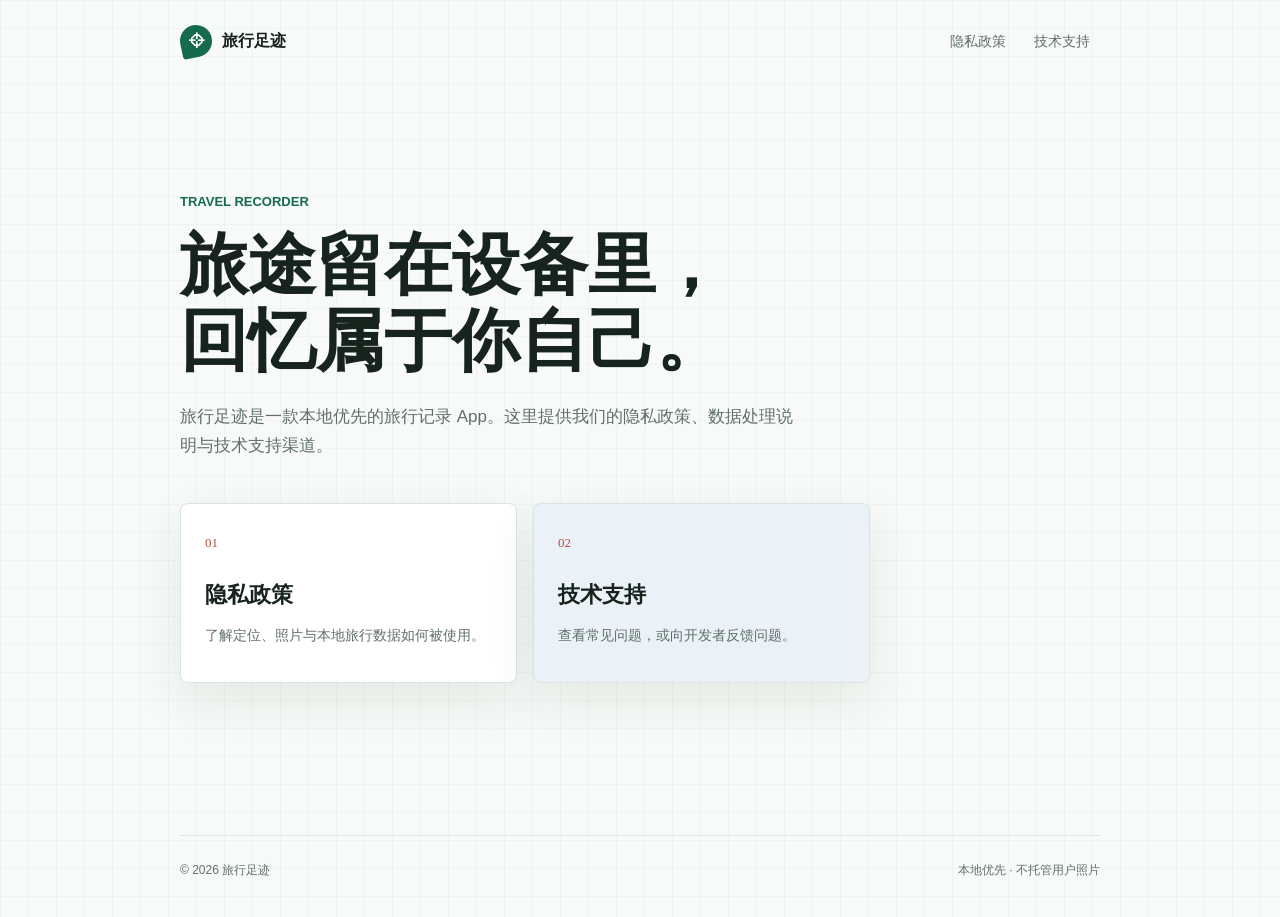
<file: index.html>
<!doctype html>
<html lang="zh-CN">
<head>
  <meta charset="utf-8">
  <meta name="viewport" content="width=device-width, initial-scale=1">
  <meta name="description" content="旅行足迹 App 的隐私政策与技术支持。">
  <title>旅行足迹 · 隐私与支持</title>
  <link rel="stylesheet" href="styles.css">
</head>
<body>
  <div class="shell">
    <header>
      <a class="brand" href="index.html"><span class="brand-mark"><span>⌖</span></span>旅行足迹</a>
      <nav aria-label="主要导航">
        <a href="privacy.html">隐私政策</a>
        <a href="support.html">技术支持</a>
      </nav>
    </header>
    <main>
      <section class="hero">
        <p class="eyebrow">TRAVEL RECORDER</p>
        <h1>旅途留在设备里，<br>回忆属于你自己。</h1>
        <p class="lede">旅行足迹是一款本地优先的旅行记录 App。这里提供我们的隐私政策、数据处理说明与技术支持渠道。</p>
        <div class="links">
          <a class="link-card" href="privacy.html">
            <span class="card-number">01</span>
            <strong>隐私政策</strong>
            <span>了解定位、照片与本地旅行数据如何被使用。</span>
          </a>
          <a class="link-card" href="support.html">
            <span class="card-number">02</span>
            <strong>技术支持</strong>
            <span>查看常见问题，或向开发者反馈问题。</span>
          </a>
        </div>
      </section>
    </main>
    <footer><span>© 2026 旅行足迹</span><span>本地优先 · 不托管用户照片</span></footer>
  </div>
</body>
</html>
</file>
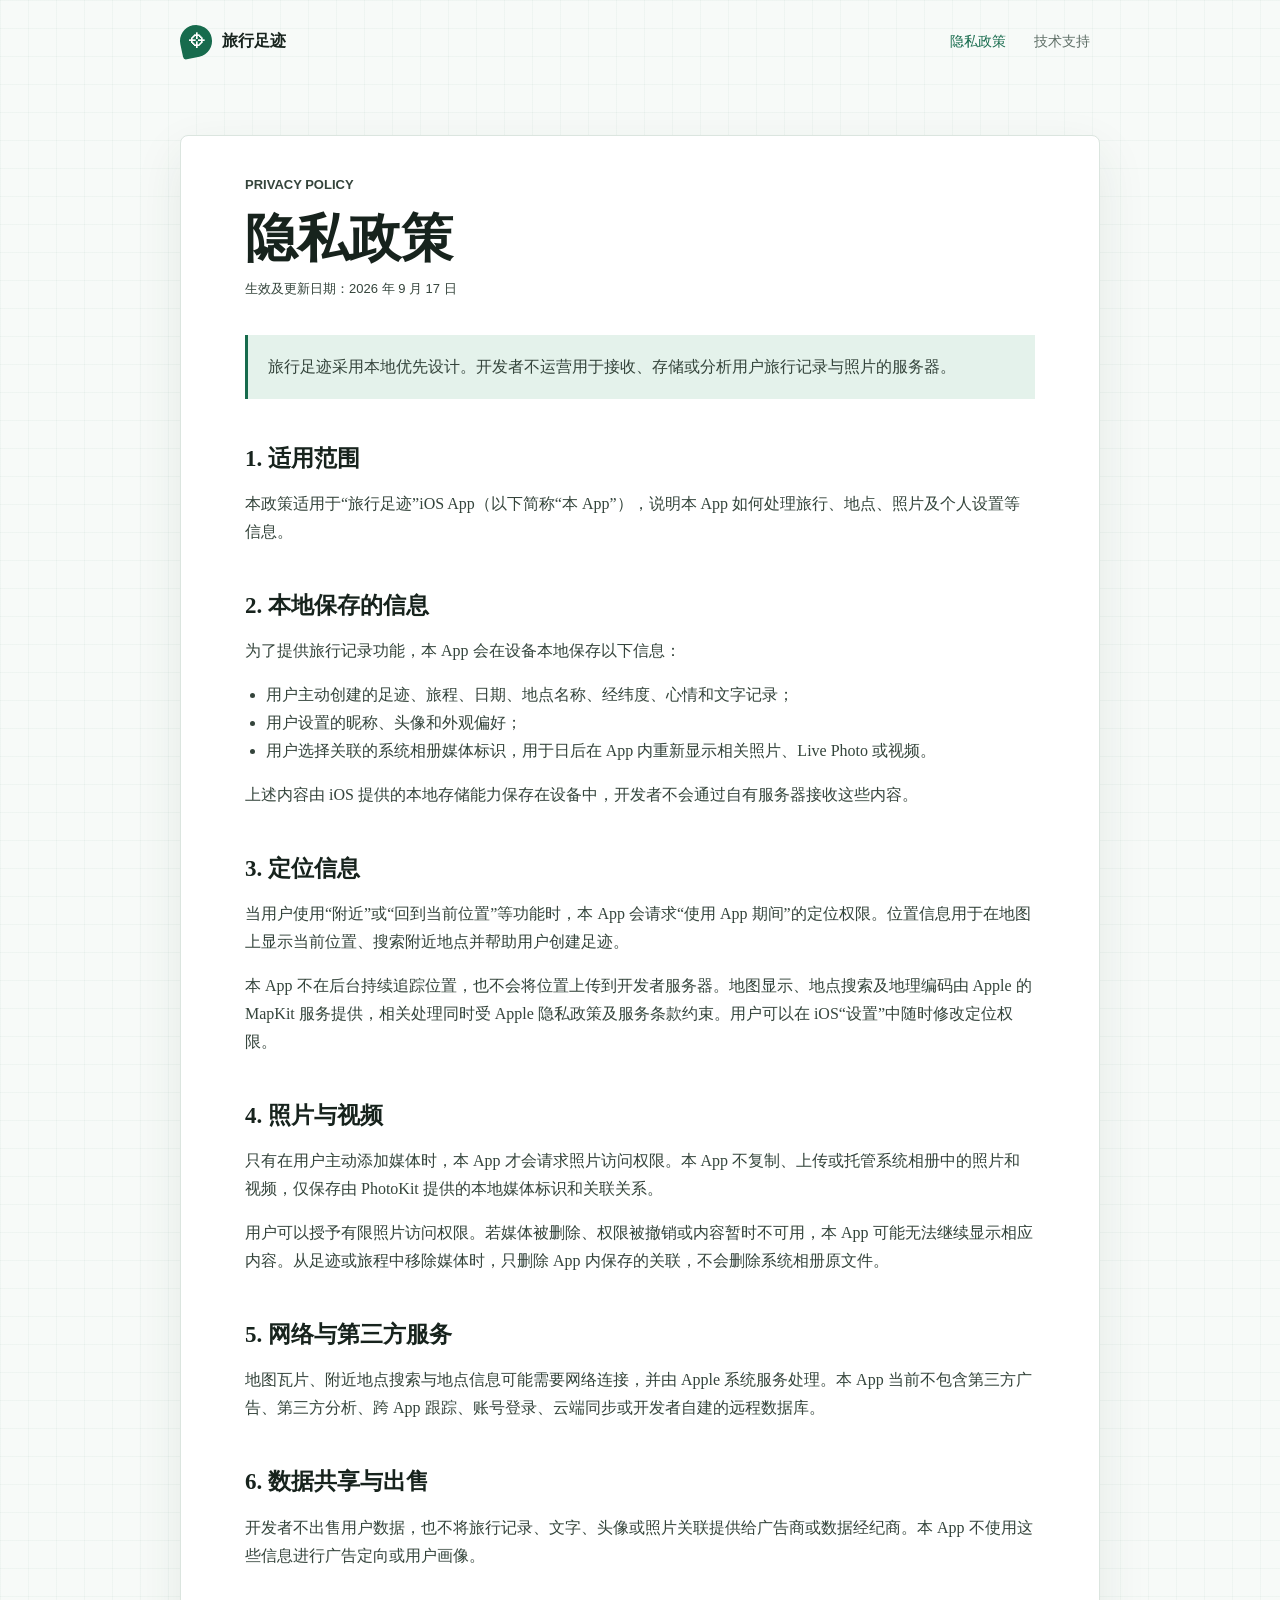
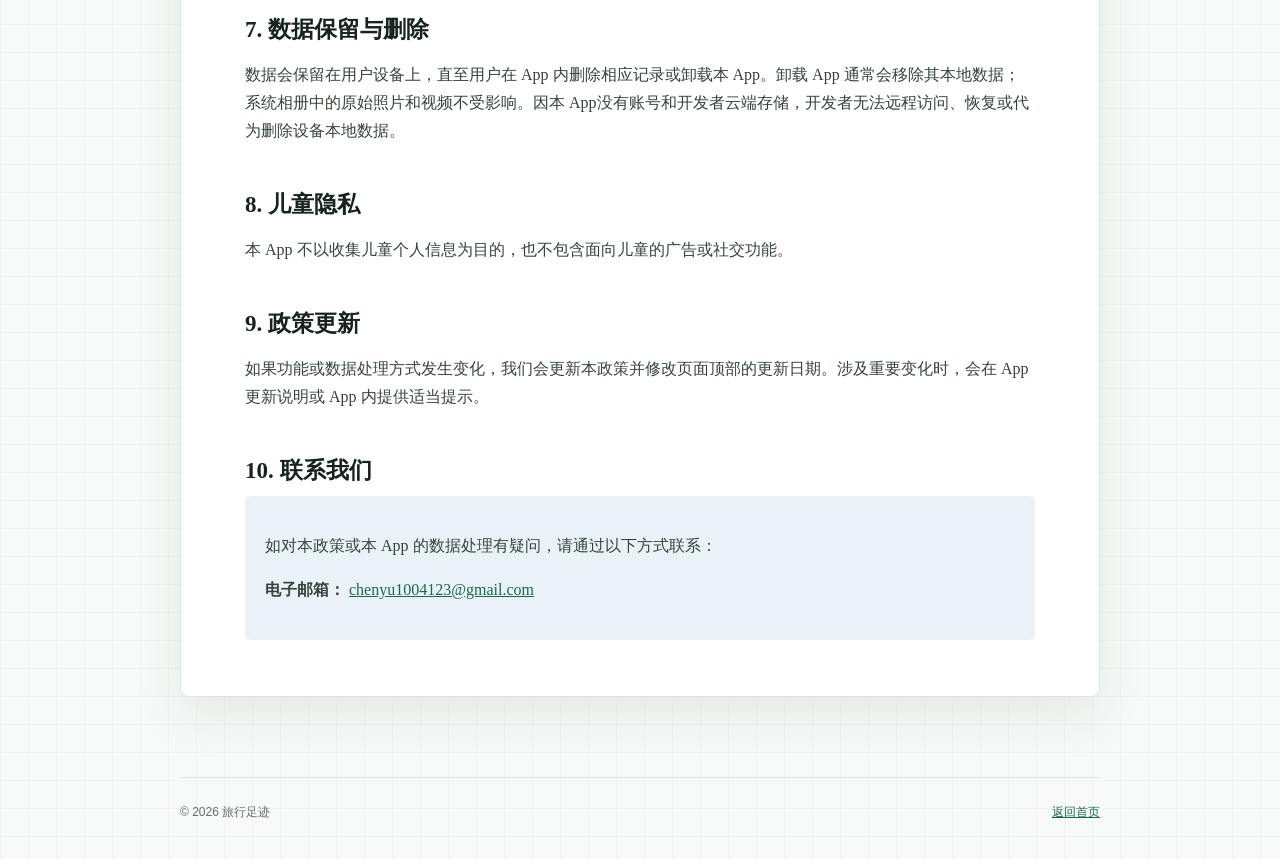
<file: privacy.html>
<!doctype html>
<html lang="zh-CN">
<head>
  <meta charset="utf-8">
  <meta name="viewport" content="width=device-width, initial-scale=1">
  <meta name="description" content="旅行足迹 App 隐私政策。">
  <title>隐私政策 · 旅行足迹</title>
  <link rel="stylesheet" href="styles.css">
</head>
<body>
  <div class="shell">
    <header>
      <a class="brand" href="index.html"><span class="brand-mark"><span>⌖</span></span>旅行足迹</a>
      <nav aria-label="主要导航">
        <a href="privacy.html" aria-current="page">隐私政策</a>
        <a href="support.html">技术支持</a>
      </nav>
    </header>
    <main>
      <article class="document">
        <p class="eyebrow">PRIVACY POLICY</p>
        <h1>隐私政策</h1>
        <p class="updated">生效及更新日期：2026 年 9 月 17 日</p>
        <p class="notice">旅行足迹采用本地优先设计。开发者不运营用于接收、存储或分析用户旅行记录与照片的服务器。</p>

        <h2>1. 适用范围</h2>
        <p>本政策适用于“旅行足迹”iOS App（以下简称“本 App”），说明本 App 如何处理旅行、地点、照片及个人设置等信息。</p>

        <h2>2. 本地保存的信息</h2>
        <p>为了提供旅行记录功能，本 App 会在设备本地保存以下信息：</p>
        <ul>
          <li>用户主动创建的足迹、旅程、日期、地点名称、经纬度、心情和文字记录；</li>
          <li>用户设置的昵称、头像和外观偏好；</li>
          <li>用户选择关联的系统相册媒体标识，用于日后在 App 内重新显示相关照片、Live Photo 或视频。</li>
        </ul>
        <p>上述内容由 iOS 提供的本地存储能力保存在设备中，开发者不会通过自有服务器接收这些内容。</p>

        <h2>3. 定位信息</h2>
        <p>当用户使用“附近”或“回到当前位置”等功能时，本 App 会请求“使用 App 期间”的定位权限。位置信息用于在地图上显示当前位置、搜索附近地点并帮助用户创建足迹。</p>
        <p>本 App 不在后台持续追踪位置，也不会将位置上传到开发者服务器。地图显示、地点搜索及地理编码由 Apple 的 MapKit 服务提供，相关处理同时受 Apple 隐私政策及服务条款约束。用户可以在 iOS“设置”中随时修改定位权限。</p>

        <h2>4. 照片与视频</h2>
        <p>只有在用户主动添加媒体时，本 App 才会请求照片访问权限。本 App 不复制、上传或托管系统相册中的照片和视频，仅保存由 PhotoKit 提供的本地媒体标识和关联关系。</p>
        <p>用户可以授予有限照片访问权限。若媒体被删除、权限被撤销或内容暂时不可用，本 App 可能无法继续显示相应内容。从足迹或旅程中移除媒体时，只删除 App 内保存的关联，不会删除系统相册原文件。</p>

        <h2>5. 网络与第三方服务</h2>
        <p>地图瓦片、附近地点搜索与地点信息可能需要网络连接，并由 Apple 系统服务处理。本 App 当前不包含第三方广告、第三方分析、跨 App 跟踪、账号登录、云端同步或开发者自建的远程数据库。</p>

        <h2>6. 数据共享与出售</h2>
        <p>开发者不出售用户数据，也不将旅行记录、文字、头像或照片关联提供给广告商或数据经纪商。本 App 不使用这些信息进行广告定向或用户画像。</p>

        <h2>7. 数据保留与删除</h2>
        <p>数据会保留在用户设备上，直至用户在 App 内删除相应记录或卸载本 App。卸载 App 通常会移除其本地数据；系统相册中的原始照片和视频不受影响。因本 App没有账号和开发者云端存储，开发者无法远程访问、恢复或代为删除设备本地数据。</p>

        <h2>8. 儿童隐私</h2>
        <p>本 App 不以收集儿童个人信息为目的，也不包含面向儿童的广告或社交功能。</p>

        <h2>9. 政策更新</h2>
        <p>如果功能或数据处理方式发生变化，我们会更新本政策并修改页面顶部的更新日期。涉及重要变化时，会在 App 更新说明或 App 内提供适当提示。</p>

        <h2>10. 联系我们</h2>
        <div class="contact">
          <p>如对本政策或本 App 的数据处理有疑问，请通过以下方式联系：</p>
          <p><strong>电子邮箱：</strong> <a href="mailto:chenyu1004123@gmail.com">chenyu1004123@gmail.com</a></p>
        </div>
      </article>
    </main>
    <footer><span>© 2026 旅行足迹</span><a href="index.html">返回首页</a></footer>
  </div>
</body>
</html>
</file>
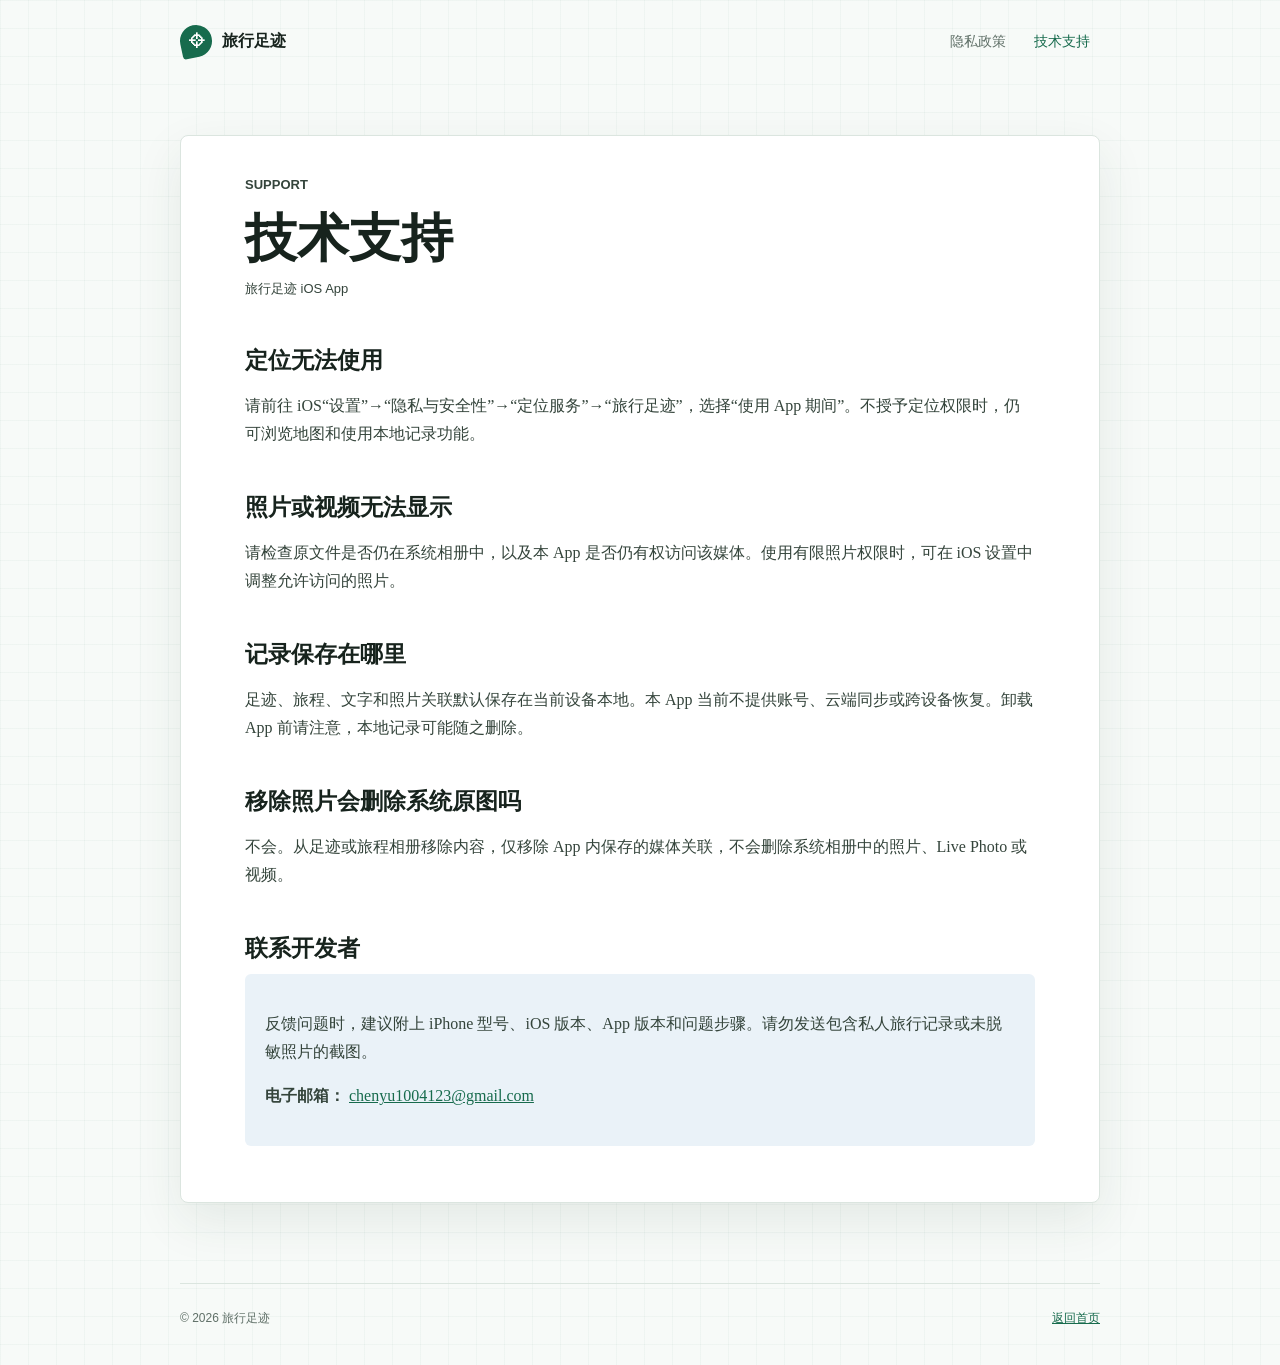
<file: support.html>
<!doctype html>
<html lang="zh-CN">
<head>
  <meta charset="utf-8">
  <meta name="viewport" content="width=device-width, initial-scale=1">
  <meta name="description" content="旅行足迹 App 技术支持与常见问题。">
  <title>技术支持 · 旅行足迹</title>
  <link rel="stylesheet" href="styles.css">
</head>
<body>
  <div class="shell">
    <header>
      <a class="brand" href="index.html"><span class="brand-mark"><span>⌖</span></span>旅行足迹</a>
      <nav aria-label="主要导航"><a href="privacy.html">隐私政策</a><a href="support.html" aria-current="page">技术支持</a></nav>
    </header>
    <main><article class="document">
      <p class="eyebrow">SUPPORT</p><h1>技术支持</h1><p class="updated">旅行足迹 iOS App</p>
      <h2>定位无法使用</h2><p>请前往 iOS“设置”→“隐私与安全性”→“定位服务”→“旅行足迹”，选择“使用 App 期间”。不授予定位权限时，仍可浏览地图和使用本地记录功能。</p>
      <h2>照片或视频无法显示</h2><p>请检查原文件是否仍在系统相册中，以及本 App 是否仍有权访问该媒体。使用有限照片权限时，可在 iOS 设置中调整允许访问的照片。</p>
      <h2>记录保存在哪里</h2><p>足迹、旅程、文字和照片关联默认保存在当前设备本地。本 App 当前不提供账号、云端同步或跨设备恢复。卸载 App 前请注意，本地记录可能随之删除。</p>
      <h2>移除照片会删除系统原图吗</h2><p>不会。从足迹或旅程相册移除内容，仅移除 App 内保存的媒体关联，不会删除系统相册中的照片、Live Photo 或视频。</p>
      <h2>联系开发者</h2><div class="contact"><p>反馈问题时，建议附上 iPhone 型号、iOS 版本、App 版本和问题步骤。请勿发送包含私人旅行记录或未脱敏照片的截图。</p><p><strong>电子邮箱：</strong> <a href="mailto:chenyu1004123@gmail.com">chenyu1004123@gmail.com</a></p></div>
    </article></main>
    <footer><span>© 2026 旅行足迹</span><a href="index.html">返回首页</a></footer>
  </div>
</body>
</html>
</file>
<file: styles.css>
:root{color-scheme:light;--paper:#f7faf8;--surface:#fff;--ink:#17231d;--muted:#607068;--green:#176b4d;--soft:#e4f2eb;--blue:#eaf2f8;--red:#b84a3a;--line:#dbe5df;--shadow:0 18px 50px rgba(31,67,49,.09)}*{box-sizing:border-box}html{scroll-behavior:smooth}body{margin:0;min-height:100vh;color:var(--ink);background:linear-gradient(rgba(23,107,77,.035) 1px,transparent 1px),linear-gradient(90deg,rgba(23,107,77,.035) 1px,transparent 1px),var(--paper);background-size:28px 28px;font-family:"Songti SC","Noto Serif SC",Georgia,serif;line-height:1.75}a{color:var(--green)}.shell{width:min(920px,calc(100% - 32px));margin:auto}header{display:flex;align-items:center;justify-content:space-between;gap:20px;padding:22px 0}.brand{display:inline-flex;align-items:center;gap:10px;color:var(--ink);font-family:"PingFang SC","Noto Sans SC",sans-serif;font-weight:700;text-decoration:none}.brand-mark{display:grid;width:32px;height:32px;place-items:center;color:#fff;background:var(--green);border-radius:50% 50% 50% 10%;transform:rotate(-12deg)}.brand-mark span{transform:rotate(12deg)}nav{display:flex;gap:8px}nav a{padding:7px 10px;color:var(--muted);font-family:"PingFang SC","Noto Sans SC",sans-serif;font-size:14px;text-decoration:none}nav a:hover,nav a[aria-current=page]{color:var(--green)}main{padding:52px 0 80px}.hero{max-width:690px;padding:56px 0 72px}.eyebrow{margin:0 0 14px;color:var(--green);font-family:"PingFang SC","Noto Sans SC",sans-serif;font-size:13px;font-weight:700}h1{margin:0;font-size:clamp(38px,8vw,68px);line-height:1.12}.lede{max-width:620px;margin:22px 0 0;color:var(--muted);font-family:"PingFang SC","Noto Sans SC",sans-serif;font-size:17px}.links{display:grid;grid-template-columns:repeat(2,minmax(0,1fr));gap:16px;margin-top:42px}.link-card{min-height:180px;padding:24px;color:var(--ink);background:var(--surface);border:1px solid var(--line);border-radius:8px;box-shadow:var(--shadow);text-decoration:none;transition:transform .16s,border-color .16s}.link-card:hover{transform:translateY(-3px);border-color:var(--green)}.link-card:nth-child(2){background:var(--blue)}.link-card strong{display:block;margin:20px 0 6px;font-size:22px}.link-card span{color:var(--muted);font-family:"PingFang SC","Noto Sans SC",sans-serif;font-size:14px}.card-number{color:var(--red)!important;font-family:Georgia,serif!important;font-size:13px!important}.document{padding:38px clamp(20px,6vw,64px) 56px;background:var(--surface);border:1px solid var(--line);border-radius:8px;box-shadow:var(--shadow)}.document h1{font-size:clamp(34px,7vw,52px)}.document h2{margin:44px 0 10px;font-size:23px;line-height:1.35}.document p,.document li{color:#34443b}.document ul{padding-left:1.3em}.updated{margin:10px 0 34px;color:var(--muted);font-family:"PingFang SC","Noto Sans SC",sans-serif;font-size:13px}.notice{padding:18px 20px;background:var(--soft);border-left:3px solid var(--green)}.contact{padding:20px;background:var(--blue);border-radius:6px}footer{display:flex;justify-content:space-between;gap:20px;padding:24px 0 36px;color:var(--muted);border-top:1px solid var(--line);font-family:"PingFang SC","Noto Sans SC",sans-serif;font-size:12px}@media(max-width:640px){header{align-items:flex-start}nav{flex-direction:column;align-items:flex-end}main{padding-top:24px}.hero{padding:36px 0 56px}.links{grid-template-columns:1fr}.document{padding-top:30px}footer{flex-direction:column}}@media(prefers-reduced-motion:reduce){html{scroll-behavior:auto}.link-card{transition:none}}
</file>
